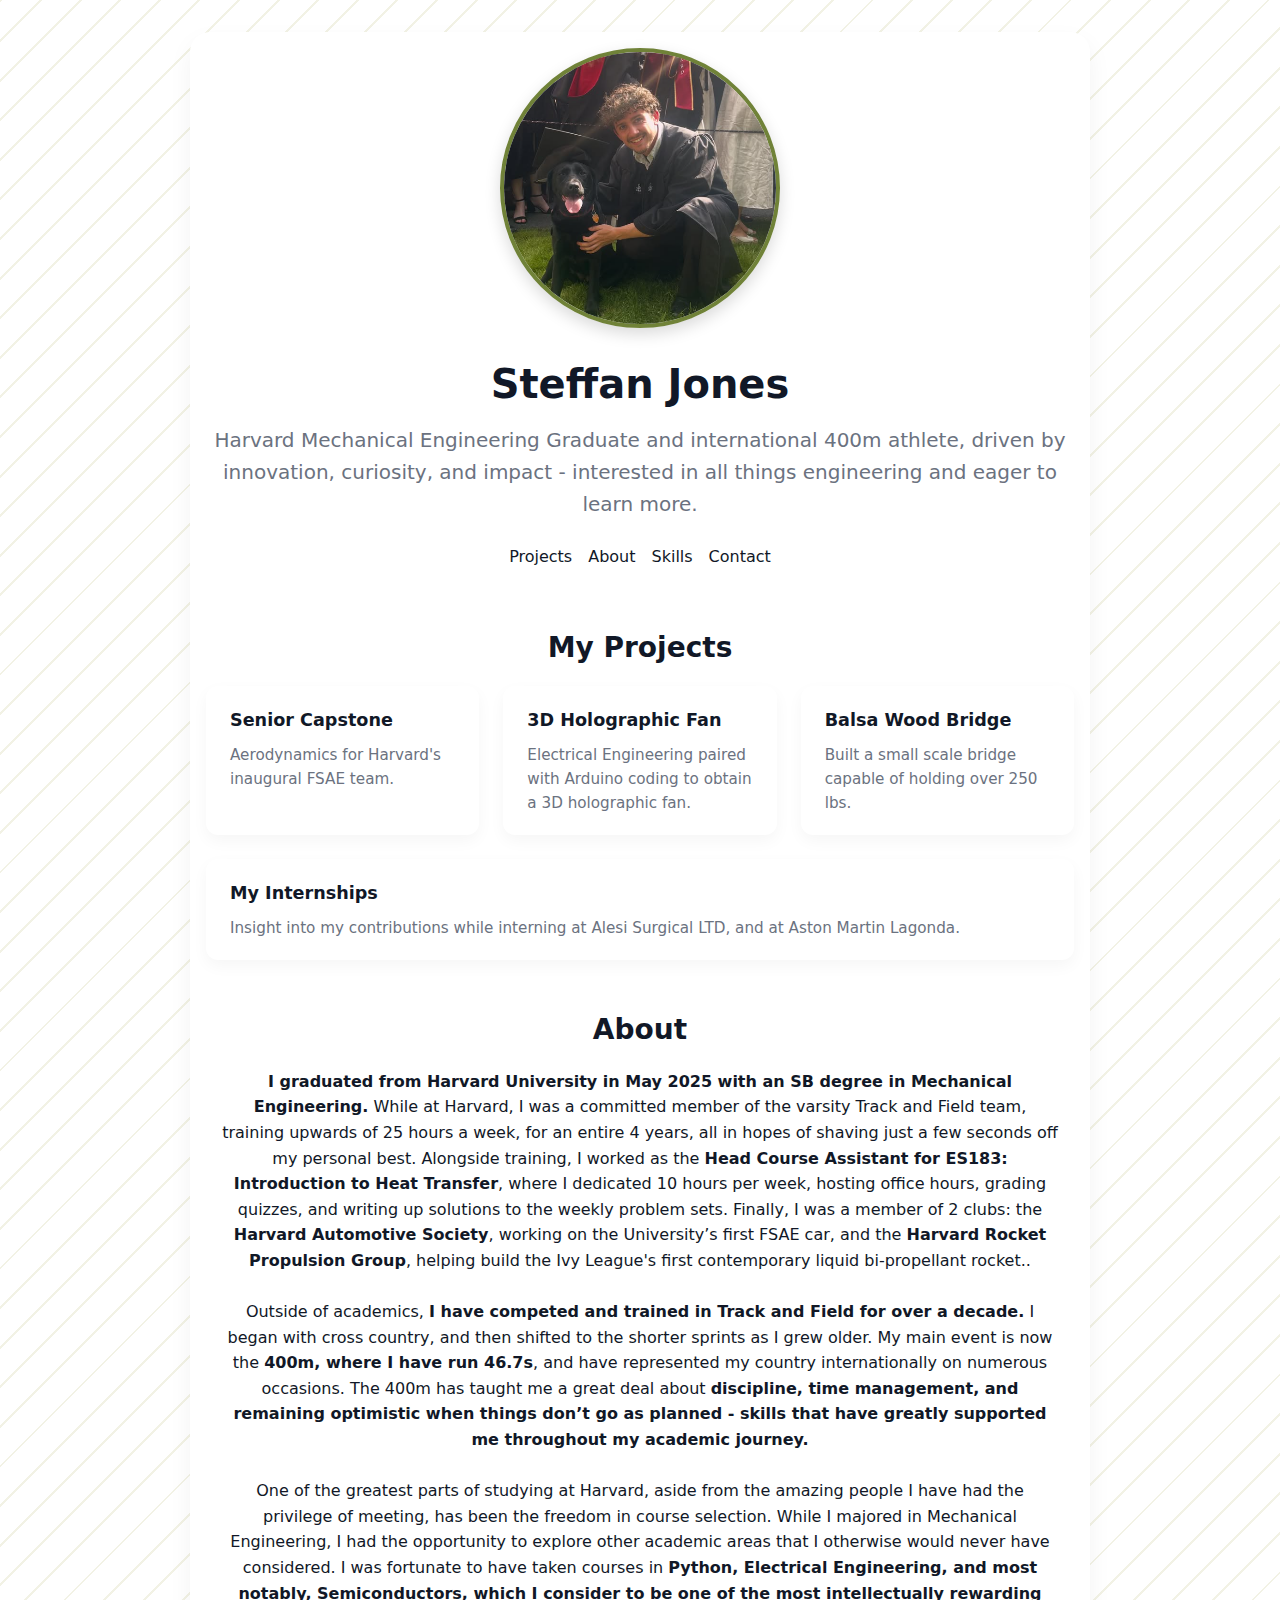
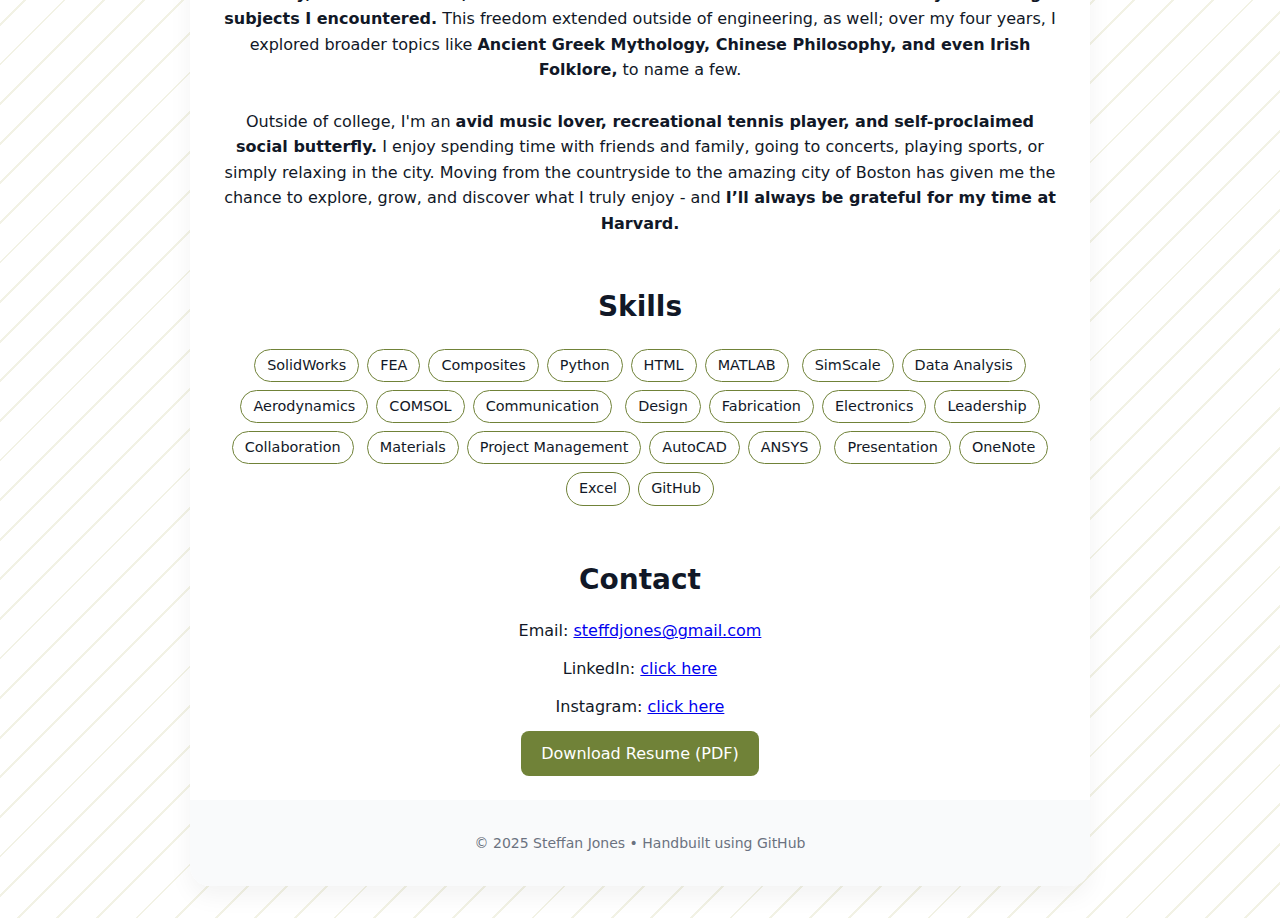
<file: index.html>
<!DOCTYPE html>
<html lang="en">
<head>
  <meta charset="UTF-8" />
  <meta name="viewport" content="width=device-width, initial-scale=1" />
  <title>Steffan Jones</title>
  <link rel="stylesheet" href="styles.css" />
</head>
<body>
  <div class="container">
    <header>
      <img src="assets/headerimage.png" alt="Profile photo" class="avatar" />
      <h1>Steffan Jones</h1>
      <p>Harvard Mechanical Engineering Graduate and international 400m athlete, driven by innovation, curiosity, and impact - interested in all things engineering and eager to learn more.</p>
      <nav>
        <ul>
          <li><a href="#projects">Projects</a></li>
          <li><a href="#about">About</a></li>
          <li><a href="#skills">Skills</a></li>
          <li><a href="#contact">Contact</a></li>
        </ul>
      </nav>
    </header>

    <!-- Projects -->
    <section id="projects">
      <h2>My Projects</h2>
      <div class="projects">
        <a class="card" href="projects/project-one.html">
          <h4>Senior Capstone</h4>
          <p>Aerodynamics for Harvard's inaugural FSAE team.</p>
        </a>
        <a class="card" href="projects/project-two.html">
          <h4>3D Holographic Fan</h4>
          <p>Electrical Engineering paired with Arduino coding to obtain a 3D holographic fan.</p>
        </a>
        <a class="card" href="projects/project-three.html">
          <h4>Balsa Wood Bridge</h4>
          <p>Built a small scale bridge capable of holding over 250 lbs.</p>
        </a>
        <a class="card wide" href="projects/project-four.html">
          <h4>My Internships</h4>
          <p>Insight into my contributions while interning at Alesi Surgical LTD, and at Aston Martin Lagonda.</p>
        </a>
      </div>
    </section>

        <!-- About -->
    <section id="about">
      <h2>About</h2>
      <p class="center">

        <strong>I graduated from Harvard University in May 2025 with an SB degree in Mechanical Engineering.</strong> While at Harvard, I was a committed member of the varsity Track and Field team, training upwards of 25 hours a week, for an entire 4 years, all in hopes of shaving just a few seconds off my personal best. Alongside training, I worked as the <strong>Head Course Assistant for ES183: Introduction to Heat Transfer</strong>, where I dedicated 10 hours per week, hosting office hours, grading quizzes, and writing up solutions to the weekly problem sets. Finally, I was a member of 2 clubs: the <strong>Harvard Automotive Society</strong>, working on the University’s first FSAE car, and the <strong>Harvard Rocket Propulsion Group</strong>, helping build the Ivy League's first contemporary liquid bi-propellant rocket..
        
        <br><br> 
        
        Outside of academics, <strong>I have competed and trained in Track and Field for over a decade.</strong> I began with cross country, and then shifted to the shorter sprints as I grew older. My main event is now the <strong>400m, where I have run 46.7s</strong>, and have represented my country internationally on numerous occasions. The 400m has taught me a great deal about <strong>discipline, time management, and remaining optimistic when things don’t go as planned - skills that have greatly supported me throughout my academic journey.</strong>
        
        	<br><br>
        
        One of the greatest parts of studying at Harvard, aside from the amazing people I have had the privilege of meeting, has been the freedom in course selection. While I majored in Mechanical Engineering, I had the opportunity to explore other academic areas that I otherwise would never have considered. I was fortunate to have taken courses in <strong>Python, Electrical Engineering, and most notably, Semiconductors, which I consider to be one of the most intellectually rewarding subjects I encountered.</strong> This freedom extended outside of engineering, as well; over my four years, I explored broader topics like <strong>Ancient Greek Mythology, Chinese Philosophy, and even Irish Folklore,</strong> to name a few. 
        
        	<br><br>
        
        Outside of college, I'm an <strong>avid music lover, recreational tennis player, and self-proclaimed social butterfly.</strong> I enjoy spending time with friends and family, going to concerts, playing sports, or simply relaxing in the city. Moving from the countryside to the amazing city of Boston has given me the chance to explore, grow, and discover what I truly enjoy - and <strong>I’ll always be grateful for my time at Harvard.</strong>
        
      </p>

    </section>

    <!-- Skills -->
    <section id="skills">
      <h2>Skills</h2>
      <div class="skills">
        <span>SolidWorks</span><span>FEA</span><span>Composites</span><span>Python</span><span>HTML</span><span>MATLAB</span>
        <span>SimScale</span><span>Data Analysis</span><span>Aerodynamics</span><span>COMSOL</span><span>Communication</span>
        <span>Design</span><span>Fabrication</span><span>Electronics</span><span>Leadership</span><span>Collaboration</span>
        <span>Materials</span><span>Project Management</span><span>AutoCAD</span><span>ANSYS</span>
        <span>Presentation</span><span>OneNote</span><span>Excel</span><span>GitHub</span>
      </div>
    </section>
    
    <!-- Contact -->
    <section id="contact">
      <h2>Contact</h2>
      <p>Email: <a href="mailto:steffdjones@gmail.com">steffdjones@gmail.com</a></p>
      <p>LinkedIn: <a href="https://www.linkedin.com/in/steffan-jones400" target="_blank">click here</a></p>
      <p>Instagram: <a href="https://www.instagram.com/steffjonessss/" >click here</a></p>
      <a class="btn" href="assets/jones_steffan_resume.pdf" target="_blank" download>Download Resume (PDF)</a>
    </section>

    <footer>
      <p>© 2025 Steffan Jones • Handbuilt using GitHub</p>
    </footer>
  </div>
</body>
</html>
</file>
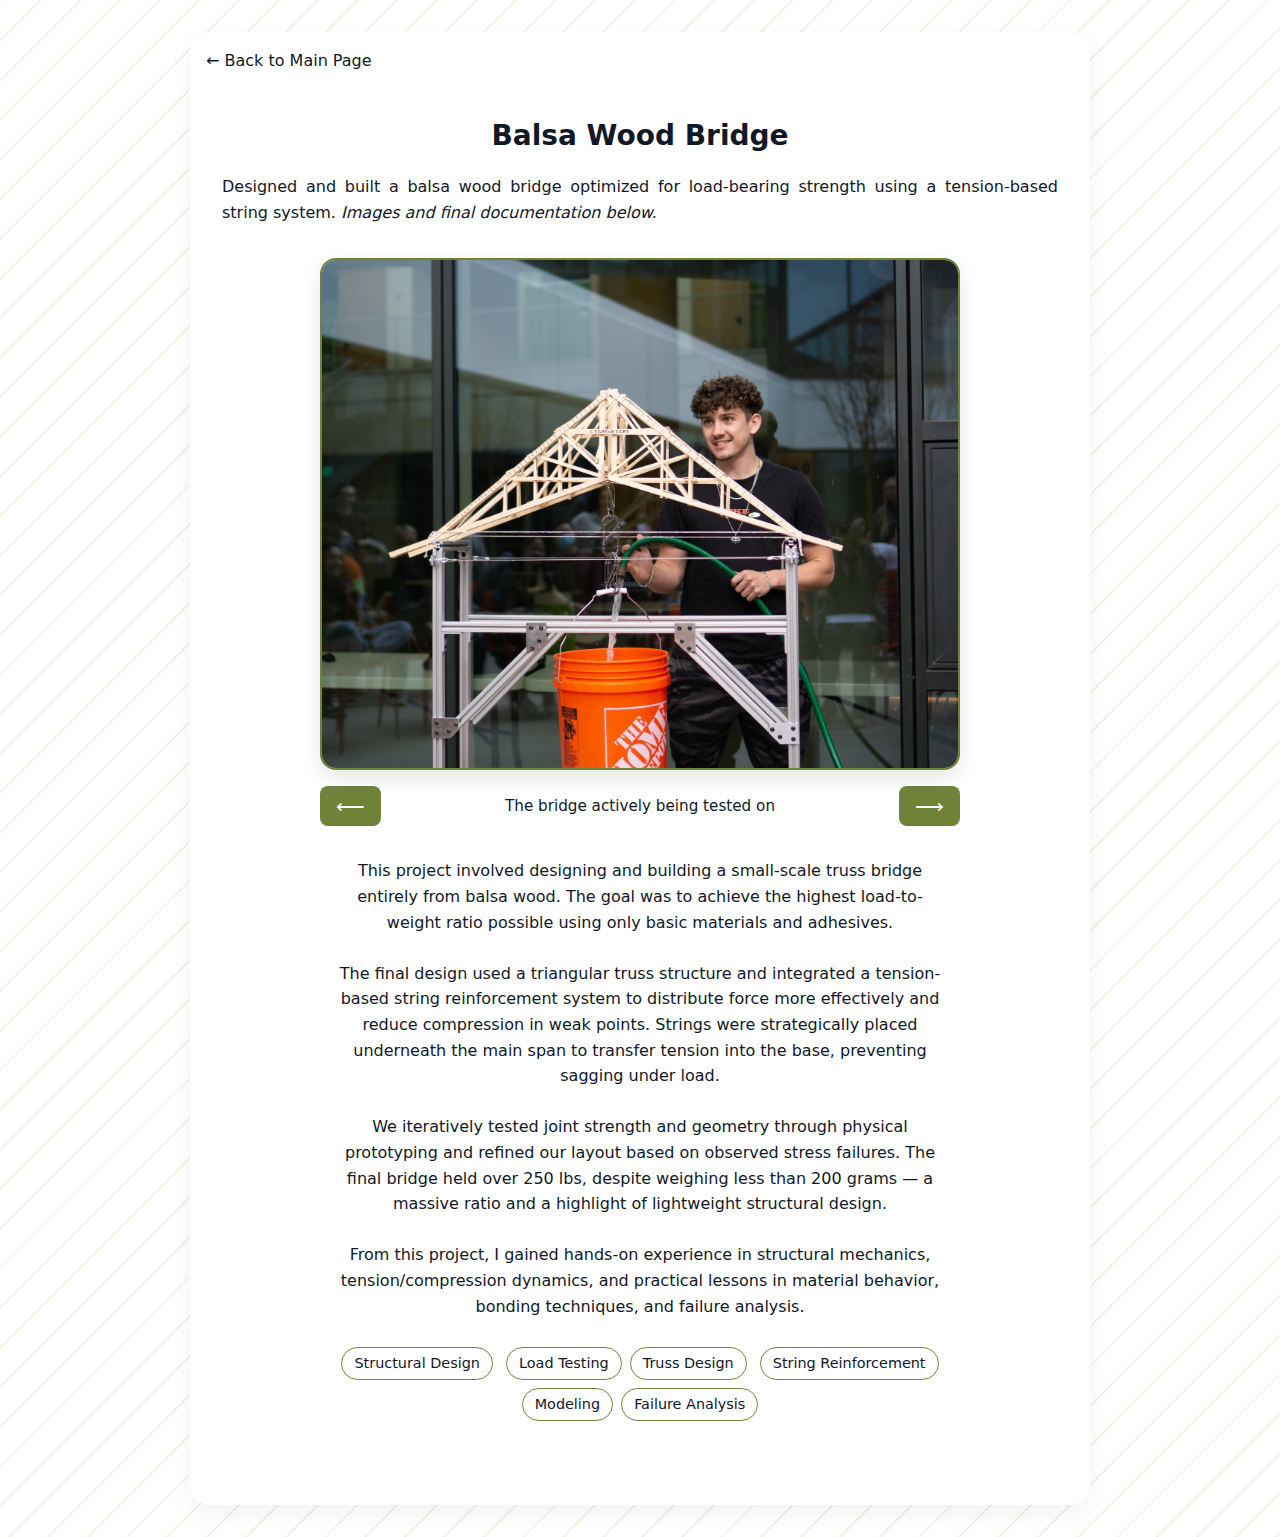
<file: projects/project-three.html>
<!DOCTYPE html>
<html lang="en">
<head>
  <meta charset="UTF-8" />
  <meta name="viewport" content="width=device-width, initial-scale=1" />
  <title>Balsa Wood Bridge | Steffan Jones</title>
  <link rel="stylesheet" href="../styles.css" />
</head>
<body class="theme-orange">
  <div class="container">
    <nav style="padding: 1rem;">
      <a href="../index.html">← Back to Main Page</a>
    </nav>

    <main>
      <section>
        <!-- Title -->
        <h2>Balsa Wood Bridge</h2>

        <!-- Short blurb -->
        <p class="justify">
          Designed and built a balsa wood bridge optimized for load-bearing strength using a tension-based string system. <em>Images and final documentation below.</em>
        </p>

        <!-- Carousel -->
        <div class="carousel">
          <div class="carousel-media active" data-caption="The bridge actively being tested on">
            <img src="../assets/BalsaBridge.JPG" alt="Bridge CAD" class="project-image" />
          </div>
          <div class="carousel-media" data-caption="Bridge assembly showing truss structure and glued joints">
            <img src="../assets/balsabridgebuild.JPG" alt="Bridge assembly" class="project-image" />
          </div>
          <div class="carousel-media" data-caption="Different truss design principles">
            <img src="../assets/trussdesigns.jpg" alt="String reinforcement" class="project-image" />
          </div>

        <div class="carousel-controls">
          <button onclick="prevSlide()">⟵</button>
          <p id="carousel-caption"></p>
          <button onclick="nextSlide()">⟶</button>
        </div>

        <!-- Main description -->
        <p style="margin-top: 2rem;">
          This project involved designing and building a small-scale truss bridge entirely from balsa wood. The goal was to achieve the highest load-to-weight ratio possible using only basic materials and adhesives.

          <br><br>

          The final design used a triangular truss structure and integrated a tension-based string reinforcement system to distribute force more effectively and reduce compression in weak points. Strings were strategically placed underneath the main span to transfer tension into the base, preventing sagging under load. 

          <br><br>

          We iteratively tested joint strength and geometry through physical prototyping and refined our layout based on observed stress failures. The final bridge held over 250 lbs, despite weighing less than 200 grams — a massive ratio and a highlight of lightweight structural design.

          <br><br>

          From this project, I gained hands-on experience in structural mechanics, tension/compression dynamics, and practical lessons in material behavior, bonding techniques, and failure analysis.
        </p>

        <!-- Skills -->
        <section id="skills">
          <div class="skills">
            <span>Structural Design</span>
            <span>Load Testing</span><span>Truss Design</span>
            <span>String Reinforcement</span><span>Modeling</span><span>Failure Analysis</span>
          </div>
        </section>

  <!-- Carousel JS -->
  <script>
    const slides = document.querySelectorAll('.carousel-media');
    const caption = document.getElementById('carousel-caption');
    let current = 0;

    function showSlide(index) {
      slides.forEach((slide, i) => {
        slide.classList.toggle('active', i === index);
      });
      caption.textContent = slides[index].dataset.caption;
    }

    function nextSlide() {
      current = (current + 1) % slides.length;
      showSlide(current);
    }

    function prevSlide() {
      current = (current - 1 + slides.length) % slides.length;
      showSlide(current);
    }

    document.addEventListener('DOMContentLoaded', () => {
      showSlide(current);
    });
  </script>
</body>
</html>
</file>
<file: styles.css>
:root {
  --accent: #708238;
  --accent-hover: #556b2f;
  --bg: #f3f4f6;
  --text: #111827;
  --muted: #6b7280;
}

/* Base Reset */
* {
  box-sizing: border-box;
  margin: 0;
  padding: 0;
}

body {
  font-family: system-ui, -apple-system, "Segoe UI", sans-serif;
  color: var(--text);
  line-height: 1.6;
  min-height: 100vh;
  padding: 2rem 1rem;
  background-image: repeating-linear-gradient(
    135deg,
    var(--bg-stripe, rgba(128, 128, 0, 0.1)) 0 2px,
  transparent 2px 28px
);
}

.container {
  background: #fff;
  border-radius: 1.25rem;
  box-shadow: 0 10px 25px rgba(0, 0, 0, 0.05);
  width: 100%;
  max-width: 900px;
  margin: auto;
  overflow: hidden;
}

/* Header */
header {
  padding: 1rem 1rem 2rem;
  text-align: center;
}

.avatar {
  width: 100%;
  max-width: 280px;
  aspect-ratio: 1 / 1;
  border-radius: 50%;
  object-fit: cover;
  border: 4px solid var(--accent);
  display: block;
  margin: 0 auto 1.5rem;
  box-shadow: 0 6px 16px rgba(0, 0, 0, 0.15);
}

header h1 {
  font-size: 2.5rem;
  font-weight: 700;
  margin-bottom: 0.5rem;
}

header p {
  font-size: 1.25rem;
  color: var(--muted);
}

nav ul {
  display: flex;
  flex-wrap: wrap;
  gap: 1rem;
  justify-content: center;
  list-style: none;
  margin-top: 1.5rem;
}

nav a {
  text-decoration: none;
  font-weight: 500;
  color: var(--text);
  transition: transform 0.2s, color 0.2s;
}

nav a:hover {
  color: var(--accent);
  transform: scale(1.1);
}

/* Sections */
section {
  padding: 1.5rem 1rem;
}

h2 {
  font-size: 1.75rem;
  margin-bottom: 1rem;
  text-align: center;
}

h3 {
  font-size: 1.5rem;
  margin-bottom: 1rem;
  text-align: left;
  padding-left: 1rem; 
}

/* Project Cards */
.projects {
  display: grid;
  grid-template-columns: repeat(3, 1fr);
  gap: 1.5rem;
  margin-top: 1rem;
}

.card {
  display: block;
  background: #fff;
  border-radius: 0.75rem;
  padding: 1.25rem 1.5rem;
  box-shadow: 0 6px 16px rgba(0, 0, 0, 0.04);
  text-decoration: none;
  color: inherit;
  transition: transform 0.3s ease, box-shadow 0.3s ease;
}

.card:hover {
  box-shadow: 0 10px 25px rgba(0, 0, 0, 0.08);
  transform: translateY(-4px) scale(1.02);
}

.card h4 {
  font-size: 1.1rem;
  font-weight: 600;
  margin-bottom: 0.5rem;
}

.card p {
  color: var(--muted);
  font-size: 0.95rem;
}

/* NEW: stretch one card full width */
.card.wide {
  grid-column: 1 / -1;
}


/* Skills */
.skills {
  text-align: center;
}

.skills span {
  display: inline-block;
  border: 1px solid var(--accent);
  border-radius: 999px;
  padding: 0.25rem 0.75rem;
  margin: 0.25rem;
  font-size: 0.9rem;
  transition: transform 0.2s, background 0.2s;
}

.skills span:hover {
  transform: scale(1.05);
  background: var(--accent);
  color: #fff;
}

/* Project Images */
.project-image {
  width: 100%;
  max-width: 800px;
  height: auto;
  border-radius: 1rem;
  border: 2px solid #000;
  transition: transform 0.3s ease, box-shadow 0.3s ease;
  display: block;
  margin: 1rem auto;
}

/* Carousel */
.carousel {
  text-align: center;
  margin: 2rem auto;
  max-width: 640px;
  position: relative;
}

.carousel-media {
  display: none;
}

.carousel-media.active {
  display: block;
}

.carousel-media img,
.carousel-media video {
  width: 100%;
  border-radius: 1rem;
  border: 2px solid var(--accent);
  box-shadow: 0 8px 20px rgba(0, 0, 0, 0.1);
  display: block;
  margin: 0 auto;
}

.carousel-controls {
  display: flex;
  align-items: center;
  justify-content: space-between;
  margin-top: 1rem;
}

.carousel-controls button {
  background: var(--accent);
  color: white;
  border: none;
  padding: 0.5rem 1rem;
  font-size: 1.25rem;
  border-radius: 0.5rem;
  cursor: pointer;
}

#carousel-caption {
  flex: 1;
  text-align: center;
  font-size: 0.95rem;
  margin: 0 1rem;
  color: var(--text);
}

/* Contact */
#contact {
  text-align: center;
}

#contact p {
  margin-bottom: 0.75rem;
}

/* Buttons */
.btn {
  display: inline-block;
  padding: 0.6rem 1.25rem;
  background: var(--accent);
  color: #fff;
  border-radius: 0.5rem;
  font-weight: 500;
  text-decoration: none;
  transition: transform 0.2s, background 0.2s;
}

.btn:hover {
  background: var(--accent-hover);
  transform: scale(1.05);
}

/* Footer */
footer {
  text-align: center;
  padding: 2rem 1rem;
  font-size: 0.875rem;
  color: var(--muted);
  background: #f9fafb;
}

.justify {
  text-align: justify;
  text-justify: inter-word;
}

@media (max-width: 768px) {
  .projects {
    grid-template-columns: 1fr;
  }

  .card.wide {
    grid-column: auto;
  }
}

.center {
  text-align: center;
}

main p, section p {
  padding: 0 1rem;
}

/* But exclude card text */
.card p {
  padding: 0;
}
</file>
